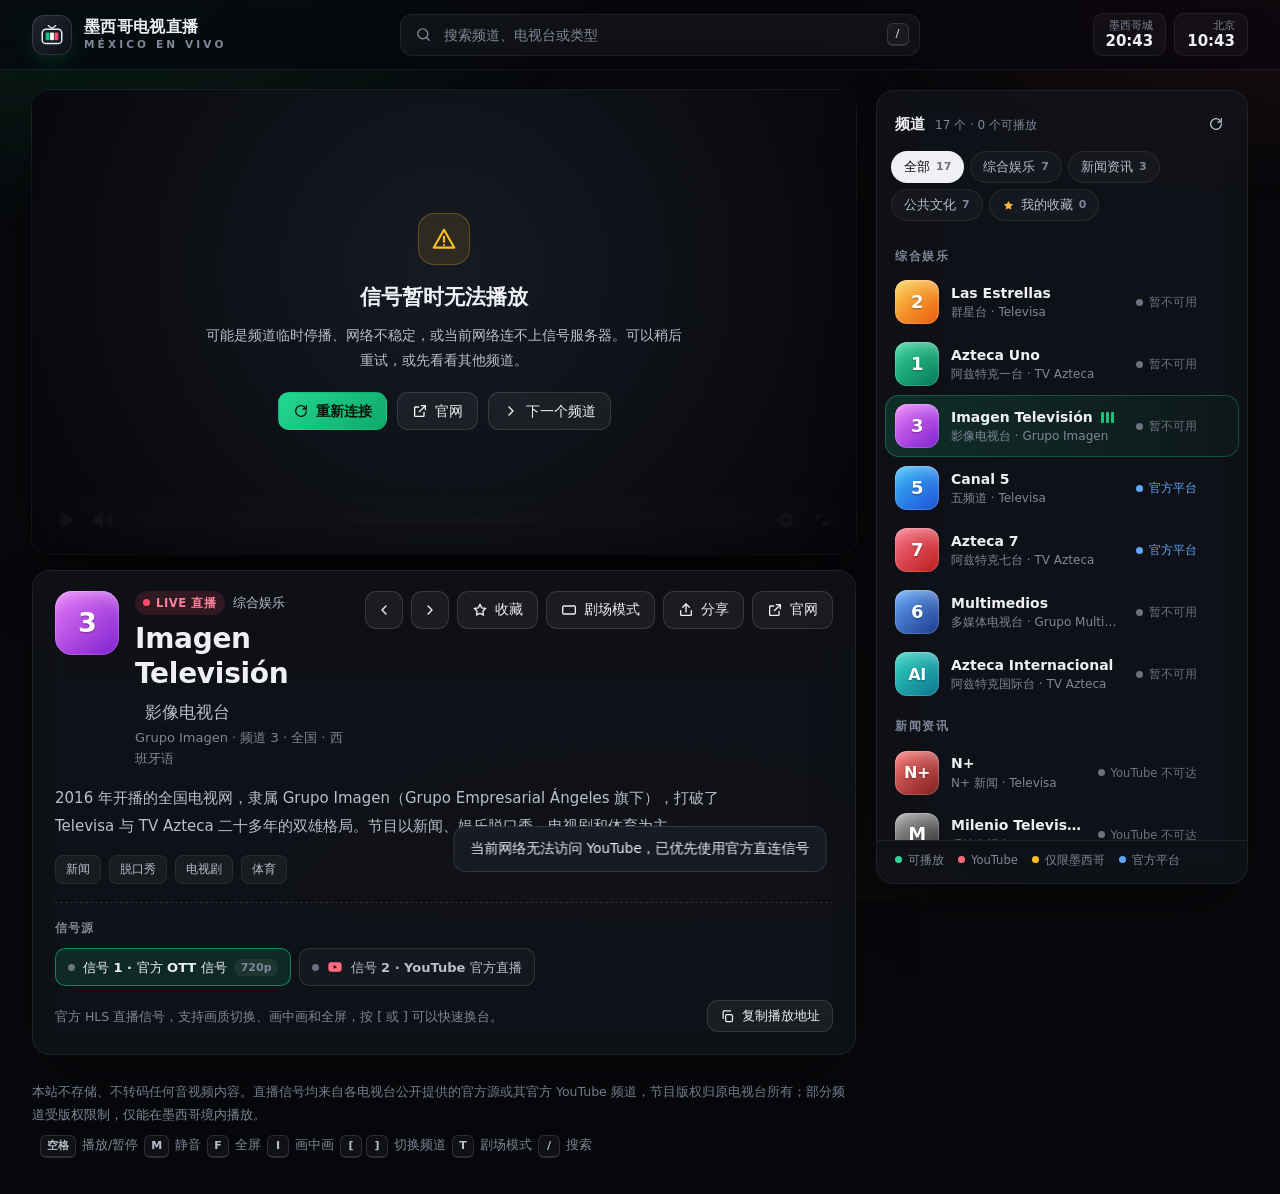
<file: index.html>
<!doctype html>
<html lang="zh-CN">
  <head>
    <meta charset="utf-8" />
    <meta name="viewport" content="width=device-width, initial-scale=1, viewport-fit=cover" />
    <title>墨西哥电视直播 · México en Vivo</title>
    <meta
      name="description"
      content="在线观看墨西哥主流电视频道直播：Las Estrellas、Azteca Uno、Imagen Televisión、Milenio、Canal Once、Canal 22 等，每个频道附中文介绍。"
    />
    <meta name="theme-color" content="#07080b" />
    <link rel="icon" href="assets/img/favicon.svg" type="image/svg+xml" />
    <link rel="stylesheet" href="vendor/videojs/global.css" />
    <link rel="stylesheet" href="assets/css/app.css" />
    <script type="module" src="vendor/videojs/i18n.js"></script>
    <script type="module" src="vendor/videojs/locales/zh-CN.js"></script>
    <script type="module" src="vendor/videojs/video.js"></script>
    <script type="module" src="vendor/videojs/media/hlsjs-video.js"></script>
    <script type="module" src="assets/js/app.js"></script>
  </head>
  <body>
    <div class="aurora" aria-hidden="true"></div>

    <header class="topbar">
      <a class="brand" href="./" aria-label="墨西哥电视直播">
        <span class="brand-mark" aria-hidden="true">
          <svg viewBox="0 0 32 32" fill="none">
            <path d="M11.5 4.5 16 8l4.5-3.5" stroke="#cfd5e1" stroke-width="1.8" stroke-linecap="round" stroke-linejoin="round" />
            <rect x="4" y="9" width="24" height="17.5" rx="4.5" stroke="#e9edf4" stroke-width="1.8" />
            <rect x="8.2" y="13" width="4.8" height="9.5" rx="1.2" fill="#19c37d" />
            <rect x="13.6" y="13" width="4.8" height="9.5" rx="1.2" fill="#f4f6fa" />
            <rect x="19" y="13" width="4.8" height="9.5" rx="1.2" fill="#ff4d6d" />
          </svg>
        </span>
        <span class="brand-text">
          <strong>墨西哥电视直播</strong>
          <small>MÉXICO EN VIVO</small>
        </span>
      </a>

      <label class="search">
        <svg viewBox="0 0 24 24" fill="none" stroke="currentColor" stroke-width="2" stroke-linecap="round" aria-hidden="true">
          <circle cx="11" cy="11" r="7" />
          <path d="m20 20-3.5-3.5" />
        </svg>
        <input id="search" type="search" placeholder="搜索频道、电视台或类型" autocomplete="off" spellcheck="false" aria-label="搜索频道" />
        <kbd title="按 / 快速搜索">/</kbd>
      </label>

      <div class="clocks" aria-label="当前时间">
        <div class="clock"><span>墨西哥城</span><time id="clock-mx">--:--</time></div>
        <div class="clock"><span>北京</span><time id="clock-cn">--:--</time></div>
      </div>
    </header>

    <main class="layout" id="layout">
      <section class="stage" aria-label="播放区">
        <div class="player-shell" id="player-shell" data-mode="hls">
          <media-i18n lang="zh-CN">
            <video-player id="player">
              <video-skin id="player-skin">
                <hlsjs-video id="media" playsinline crossorigin preload="auto"></hlsjs-video>
              </video-skin>
            </video-player>
          </media-i18n>
          <div class="yt-host" id="yt-host"></div>
          <div class="overlay" id="overlay" hidden></div>
          <button class="unmute-chip" id="unmute" type="button" hidden>
            <svg viewBox="0 0 24 24" fill="none" stroke="currentColor" stroke-width="2" stroke-linecap="round" stroke-linejoin="round" aria-hidden="true">
              <path d="M11 5 6 9H3v6h3l5 4z" />
              <path d="m22 9-6 6M16 9l6 6" />
            </svg>
            点击开启声音
          </button>
          <div class="ctx-menu" id="ctx-menu" role="menu" hidden>
            <button type="button" role="menuitem" data-ctx="copy">复制播放地址</button>
            <button type="button" role="menuitem" data-ctx="stats">统计信息</button>
          </div>
          <div class="stats-panel" id="stats" hidden>
            <div class="stats-head">
              <strong>统计信息</strong>
              <button type="button" class="stats-close" data-ctx="stats-close" aria-label="关闭统计信息">×</button>
            </div>
            <dl class="stats-body" id="stats-body"></dl>
            <button type="button" class="btn small" data-ctx="copy">复制播放地址</button>
          </div>
        </div>

        <article class="now panel" id="now" aria-live="polite"></article>
      </section>

      <aside class="sidebar panel" aria-label="频道列表">
        <div class="side-head">
          <h2>频道 <span class="count" id="count"></span></h2>
          <button class="btn icon ghost" id="btn-recheck" type="button" title="重新检测所有信号" aria-label="重新检测所有信号">
            <svg viewBox="0 0 24 24" fill="none" stroke="currentColor" stroke-width="2" stroke-linecap="round" stroke-linejoin="round" aria-hidden="true">
              <path d="M20 12a8 8 0 1 1-2.34-5.66" />
              <path d="M20 4v5h-5" />
            </svg>
          </button>
        </div>
        <div class="chips" id="chips" role="tablist" aria-label="频道分类"></div>
        <ul class="channel-list" id="channel-list" role="listbox" aria-label="频道"></ul>
        <div class="legend" aria-hidden="true">
          <span><i data-status="ok"></i>可播放</span>
          <span><i data-status="yt"></i>YouTube</span>
          <span><i data-status="geo"></i>仅限墨西哥</span>
          <span><i data-status="ext"></i>官方平台</span>
        </div>
      </aside>
    </main>

    <footer class="footer">
      <p>
        本站不存储、不转码任何音视频内容。直播信号均来自各电视台公开提供的官方源或其官方 YouTube 频道，节目版权归原电视台所有；部分频道受版权限制，仅能在墨西哥境内播放。
      </p>
      <p class="shortcuts">
        <kbd>空格</kbd> 播放/暂停 <kbd>M</kbd> 静音 <kbd>F</kbd> 全屏 <kbd>I</kbd> 画中画 <kbd>[</kbd><kbd>]</kbd> 切换频道 <kbd>T</kbd> 剧场模式
        <kbd>/</kbd> 搜索
      </p>
    </footer>

    <div class="toast" id="toast" role="status" aria-live="polite"></div>
  </body>
</html>
</file>
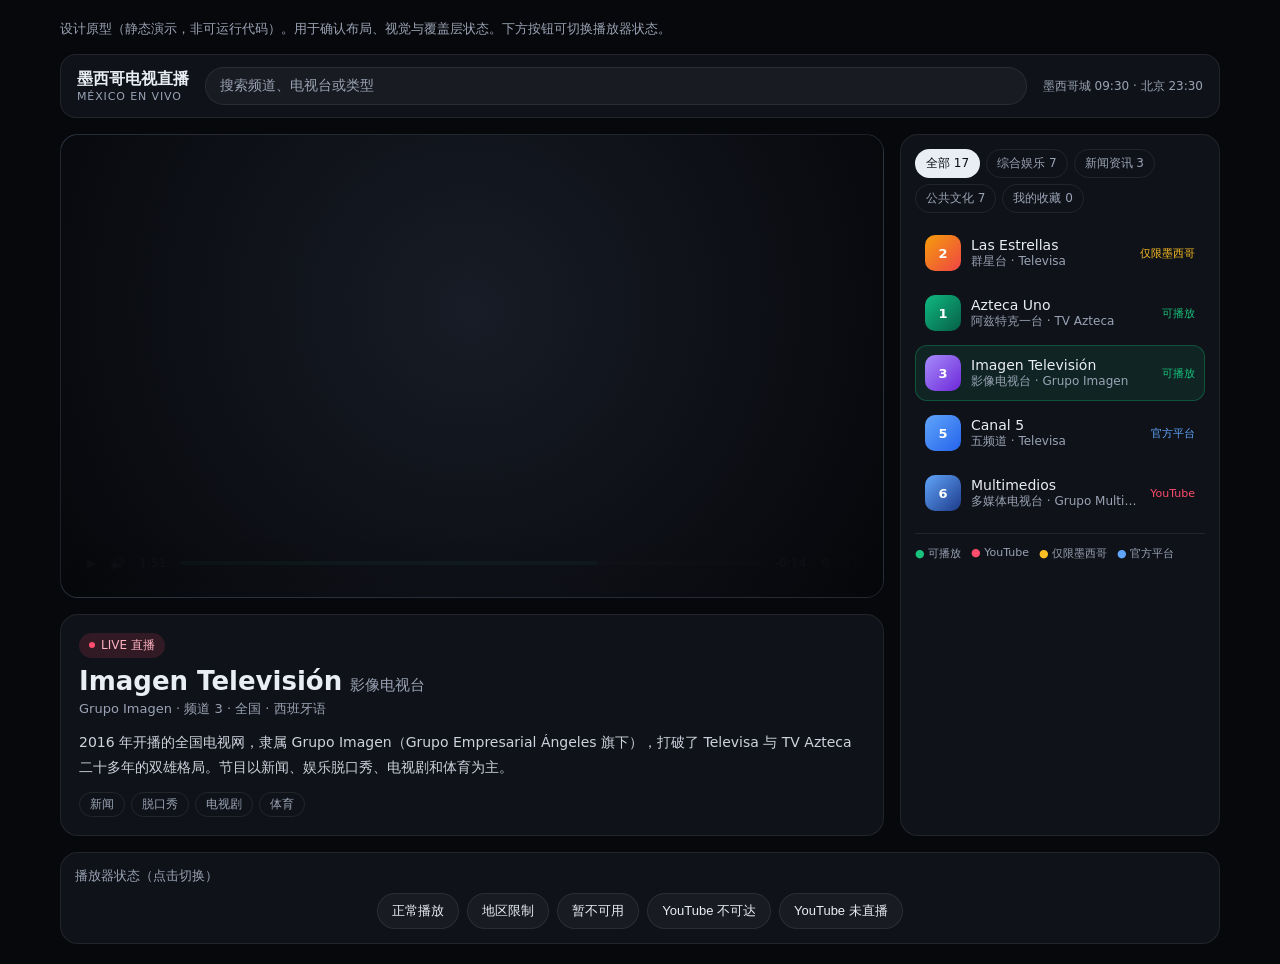
<file: docs/design-demo.html>
<!doctype html>
<html lang="zh-CN">
  <head>
    <meta charset="utf-8" />
    <meta name="viewport" content="width=device-width, initial-scale=1" />
    <title>设计原型 · 墨西哥电视直播</title>
    <style>
      :root {
        --bg: #07080b;
        --panel: #0f1218;
        --line: rgba(255, 255, 255, 0.08);
        --text: #e9edf4;
        --text-2: #9aa3b5;
        --accent: #19c37d;
        --yt: #ff4d6d;
        --geo: #fbbf24;
        --ext: #60a5fa;
      }
      * { box-sizing: border-box; }
      body {
        margin: 0;
        font-family: system-ui, "PingFang SC", "Microsoft YaHei", sans-serif;
        background: var(--bg);
        color: var(--text);
        min-height: 100vh;
      }
      .wrap { max-width: 1200px; margin: 0 auto; padding: 20px; }
      .note {
        color: var(--text-2);
        font-size: 13px;
        margin: 0 0 16px;
      }
      header {
        display: flex;
        align-items: center;
        gap: 16px;
        padding: 12px 16px;
        border-radius: 16px;
        background: var(--panel);
        border: 1px solid var(--line);
        margin-bottom: 16px;
      }
      .brand { font-weight: 700; }
      .brand small { display: block; color: var(--text-2); font-weight: 400; font-size: 11px; letter-spacing: 0.08em; }
      .search {
        flex: 1;
        height: 38px;
        border-radius: 999px;
        background: rgba(255, 255, 255, 0.04);
        border: 1px solid var(--line);
        display: flex;
        align-items: center;
        padding: 0 14px;
        color: var(--text-2);
        font-size: 14px;
      }
      .clock { color: var(--text-2); font-size: 12px; }
      main {
        display: grid;
        grid-template-columns: minmax(0, 1fr) 320px;
        gap: 16px;
      }
      .panel {
        background: var(--panel);
        border: 1px solid var(--line);
        border-radius: 18px;
      }
      .player {
        position: relative;
        aspect-ratio: 16 / 9;
        border-radius: 18px;
        overflow: hidden;
        background: linear-gradient(135deg, #1b2433, #0a0d14);
        border: 1px solid var(--line);
      }
      .controls {
        position: absolute;
        left: 12px;
        right: 12px;
        bottom: 12px;
        height: 44px;
        border-radius: 12px;
        background: rgba(10, 12, 18, 0.7);
        display: flex;
        align-items: center;
        gap: 14px;
        padding: 0 14px;
        font-size: 12px;
        color: var(--text-2);
      }
      .bar { flex: 1; height: 4px; background: rgba(255, 255, 255, 0.15); border-radius: 4px; position: relative; }
      .bar i { position: absolute; left: 0; top: 0; bottom: 0; width: 72%; background: var(--accent); border-radius: 4px; }
      .live {
        display: inline-flex;
        align-items: center;
        gap: 6px;
        background: rgba(255, 77, 109, 0.14);
        color: #ffb3c1;
        border-radius: 999px;
        padding: 4px 10px;
        font-size: 12px;
      }
      .live::before { content: ""; width: 6px; height: 6px; border-radius: 50%; background: var(--yt); }
      .overlay {
        position: absolute;
        inset: 0;
        display: grid;
        place-items: center;
        text-align: center;
        padding: 24px;
        background: radial-gradient(circle at 50% 38%, rgba(24, 28, 38, 0.92), rgba(5, 6, 9, 0.97));
      }
      .overlay h3 { margin: 0 0 8px; font-size: 18px; }
      .overlay p { margin: 0 0 16px; color: var(--text-2); font-size: 14px; line-height: 1.7; max-width: 420px; }
      .btns { display: flex; gap: 8px; justify-content: center; flex-wrap: wrap; }
      .btn {
        height: 36px;
        padding: 0 14px;
        border-radius: 999px;
        border: 1px solid var(--line);
        background: rgba(255, 255, 255, 0.04);
        color: var(--text);
        font-size: 13px;
      }
      .btn.primary { background: var(--accent); color: #04130c; border-color: transparent; font-weight: 600; }
      .info { padding: 18px; margin-top: 16px; }
      .info h1 { margin: 8px 0 4px; font-size: 26px; }
      .info .zh { color: var(--text-2); font-size: 15px; font-weight: 400; margin-left: 8px; }
      .meta { color: var(--text-2); font-size: 13px; margin: 0 0 12px; }
      .intro { color: #cdd3de; line-height: 1.8; font-size: 14px; margin: 0 0 12px; }
      .tags { display: flex; gap: 6px; flex-wrap: wrap; }
      .tag { font-size: 12px; color: var(--text-2); border: 1px solid var(--line); border-radius: 999px; padding: 3px 10px; }
      aside.panel { padding: 14px; }
      .chips { display: flex; flex-wrap: wrap; gap: 6px; margin-bottom: 12px; }
      .chip {
        font-size: 12px;
        padding: 5px 10px;
        border-radius: 999px;
        border: 1px solid var(--line);
        color: var(--text-2);
      }
      .chip.on { background: var(--text); color: #0b0d12; border-color: transparent; }
      .ch {
        display: flex;
        align-items: center;
        gap: 10px;
        padding: 10px;
        border-radius: 12px;
        margin-bottom: 4px;
      }
      .ch.on { background: rgba(25, 195, 125, 0.1); box-shadow: inset 0 0 0 1px rgba(25, 195, 125, 0.3); }
      .tile {
        width: 36px;
        height: 36px;
        border-radius: 10px;
        display: grid;
        place-items: center;
        color: #fff;
        font-weight: 700;
        font-size: 13px;
        flex: none;
      }
      .ch-main { flex: 1; min-width: 0; }
      .ch-name { font-size: 14px; }
      .ch-sub { font-size: 12px; color: var(--text-2); white-space: nowrap; overflow: hidden; text-overflow: ellipsis; }
      .status { font-size: 11px; white-space: nowrap; }
      .s-ok { color: var(--accent); }
      .s-yt { color: var(--yt); }
      .s-geo { color: var(--geo); }
      .s-ext { color: var(--ext); }
      .legend {
        display: flex;
        flex-wrap: wrap;
        gap: 10px;
        font-size: 11px;
        color: var(--text-2);
        margin-top: 12px;
        padding-top: 12px;
        border-top: 1px solid var(--line);
      }
      .switcher { margin-top: 16px; padding: 14px; }
      .switcher h4 { margin: 0 0 8px; font-size: 13px; color: var(--text-2); font-weight: 500; }
      @media (max-width: 860px) {
        main { grid-template-columns: 1fr; }
      }
    </style>
  </head>
  <body>
    <div class="wrap">
      <p class="note">设计原型（静态演示，非可运行代码）。用于确认布局、视觉与覆盖层状态。下方按钮可切换播放器状态。</p>

      <header>
        <div class="brand">墨西哥电视直播<small>MÉXICO EN VIVO</small></div>
        <div class="search">搜索频道、电视台或类型</div>
        <div class="clock">墨西哥城 09:30 · 北京 23:30</div>
      </header>

      <main>
        <section>
          <div class="player" id="player">
            <div class="controls">
              <span>▶</span><span>🔊</span><span>1:51</span>
              <div class="bar"><i></i></div>
              <span>-0:14</span><span>⚙</span><span>⛶</span>
            </div>
            <div class="overlay" id="overlay" hidden></div>
          </div>

          <article class="info panel">
            <span class="live">LIVE 直播</span>
            <h1>Imagen Televisión<span class="zh">影像电视台</span></h1>
            <p class="meta">Grupo Imagen · 频道 3 · 全国 · 西班牙语</p>
            <p class="intro">2016 年开播的全国电视网，隶属 Grupo Imagen（Grupo Empresarial Ángeles 旗下），打破了 Televisa 与 TV Azteca 二十多年的双雄格局。节目以新闻、娱乐脱口秀、电视剧和体育为主。</p>
            <div class="tags"><span class="tag">新闻</span><span class="tag">脱口秀</span><span class="tag">电视剧</span><span class="tag">体育</span></div>
          </article>
        </section>

        <aside class="panel">
          <div class="chips">
            <span class="chip on">全部 17</span><span class="chip">综合娱乐 7</span><span class="chip">新闻资讯 3</span><span class="chip">公共文化 7</span><span class="chip">我的收藏 0</span>
          </div>

          <div class="ch">
            <span class="tile" style="background:linear-gradient(135deg,#f59e0b,#ef4444)">2</span>
            <div class="ch-main"><div class="ch-name">Las Estrellas</div><div class="ch-sub">群星台 · Televisa</div></div>
            <span class="status s-geo">仅限墨西哥</span>
          </div>
          <div class="ch">
            <span class="tile" style="background:linear-gradient(135deg,#10b981,#065f46)">1</span>
            <div class="ch-main"><div class="ch-name">Azteca Uno</div><div class="ch-sub">阿兹特克一台 · TV Azteca</div></div>
            <span class="status s-ok">可播放</span>
          </div>
          <div class="ch on">
            <span class="tile" style="background:linear-gradient(135deg,#a78bfa,#6d28d9)">3</span>
            <div class="ch-main"><div class="ch-name">Imagen Televisión</div><div class="ch-sub">影像电视台 · Grupo Imagen</div></div>
            <span class="status s-ok">可播放</span>
          </div>
          <div class="ch">
            <span class="tile" style="background:linear-gradient(135deg,#60a5fa,#2563eb)">5</span>
            <div class="ch-main"><div class="ch-name">Canal 5</div><div class="ch-sub">五频道 · Televisa</div></div>
            <span class="status s-ext">官方平台</span>
          </div>
          <div class="ch">
            <span class="tile" style="background:linear-gradient(135deg,#60a5fa,#1e3a8a)">6</span>
            <div class="ch-main"><div class="ch-name">Multimedios</div><div class="ch-sub">多媒体电视台 · Grupo Multimedios</div></div>
            <span class="status s-yt">YouTube</span>
          </div>

          <div class="legend">
            <span><span class="s-ok">●</span> 可播放</span>
            <span><span class="s-yt">●</span> YouTube</span>
            <span><span class="s-geo">●</span> 仅限墨西哥</span>
            <span><span class="s-ext">●</span> 官方平台</span>
          </div>
        </aside>
      </main>

      <section class="panel switcher">
        <h4>播放器状态（点击切换）</h4>
        <div class="btns">
          <button class="btn" data-state="none">正常播放</button>
          <button class="btn" data-state="geo">地区限制</button>
          <button class="btn" data-state="down">暂不可用</button>
          <button class="btn" data-state="yt">YouTube 不可达</button>
          <button class="btn" data-state="offline">YouTube 未直播</button>
        </div>
      </section>
    </div>

    <script>
      const STATES = {
        geo: {
          title: '这路信号仅限墨西哥境内播放',
          text: 'Imagen Televisión 对网页直播设置了地区限制，当前网络位置无法观看。可以前往官网，或先看看其他频道。',
          actions: ['<button class="btn primary">重新连接</button>', '<button class="btn">官网</button>', '<button class="btn">下一个频道</button>'],
        },
        down: {
          title: '信号暂时无法播放',
          text: '可能是频道临时停播、网络不稳定，或当前网络连不上信号服务器。可以稍后重试，或先看看其他频道。',
          actions: ['<button class="btn primary">重新连接</button>', '<button class="btn">下一个频道</button>'],
        },
        yt: {
          title: '当前网络无法访问 YouTube',
          text: 'Imagen Televisión 通过电视台官方 YouTube 频道直播，需要当前网络能够访问 YouTube。可以先看看其他频道。',
          actions: ['<button class="btn primary">仍然尝试</button>', '<button class="btn">下一个频道</button>'],
        },
        offline: {
          title: 'Imagen Televisión 的 YouTube 频道此刻没有直播',
          text: '频道可能处在节目间隙、休会期或临时停播。可以稍后再来，或先看看其他频道。',
          actions: ['<button class="btn primary">仍然打开</button>', '<button class="btn">官网</button>', '<button class="btn">下一个频道</button>'],
        },
      };

      const overlay = document.getElementById('overlay');
      document.querySelectorAll('[data-state]').forEach((btn) => {
        btn.addEventListener('click', () => {
          const key = btn.dataset.state;
          const s = STATES[key];
          if (!s) {
            overlay.hidden = true;
            overlay.innerHTML = '';
            return;
          }
          overlay.innerHTML = `<div><h3>${s.title}</h3><p>${s.text}</p><div class="btns">${s.actions.join('')}</div></div>`;
          overlay.hidden = false;
        });
      });
    </script>
  </body>
</html>
</file>
<file: vendor/videojs/global.css>
@property --media-slider-fill{syntax:"<percentage>";inherits:true;initial-value:0%}@property --media-slider-buffer{syntax:"<percentage>";inherits:true;initial-value:0%}video-player,live-video-player,media-i18n,media-dialog,media-alert-dialog,media-error-dialog,media-controls{display:contents}media-container video,media-container [slot=poster]{width:100%;height:100%;display:block}media-container video::-webkit-media-text-track-container{z-index:1;scale:.98;translate:0 var(--media-caption-track-y,0);transition:translate var(--media-caption-track-duration,0) ease-out;transition-delay:var(--media-caption-track-delay,0);font-family:inherit}
</file>
<file: assets/css/app.css>
:root {
  --bg: #07080b;
  --panel: rgba(18, 21, 29, 0.72);
  --line: rgba(255, 255, 255, 0.07);
  --line-strong: rgba(255, 255, 255, 0.12);
  --text: #eef0f5;
  --text-2: #b9bfcc;
  --muted: #7f8798;
  --accent: #19c37d;
  --accent-soft: rgba(25, 195, 125, 0.14);
  --live: #ff4d6d;
  --gold: #f5b83d;
  --ok: #34d399;
  --yt: #ff6b81;
  --geo: #fbbf24;
  --ext: #60a5fa;
  --off: #6b7280;
  --radius: 18px;
  --shadow: 0 24px 60px -24px rgba(0, 0, 0, 0.7);
  --font: "Inter", "PingFang SC", "Hiragino Sans GB", "Microsoft YaHei", "Noto Sans SC", system-ui, -apple-system,
    "Segoe UI", Roboto, "Helvetica Neue", Arial, sans-serif;
  --topbar-h: 70px;
}

* {
  box-sizing: border-box;
}

html {
  color-scheme: dark;
  -webkit-text-size-adjust: 100%;
}

body {
  margin: 0;
  min-height: 100vh;
  background: var(--bg);
  color: var(--text);
  font: 14px/1.6 var(--font);
  -webkit-font-smoothing: antialiased;
  -moz-osx-font-smoothing: grayscale;
}

a {
  color: inherit;
}

button {
  font: inherit;
}

svg {
  display: block;
}

[hidden] {
  display: none !important;
}

.aurora {
  position: fixed;
  inset: 0;
  z-index: -1;
  pointer-events: none;
  background:
    radial-gradient(900px 520px at 6% -10%, rgba(25, 195, 125, 0.16), transparent 62%),
    radial-gradient(820px 520px at 100% -12%, rgba(255, 77, 109, 0.13), transparent 60%),
    radial-gradient(760px 520px at 50% 115%, rgba(245, 184, 61, 0.07), transparent 60%);
}

/* ---------- Top bar ---------- */

.topbar {
  position: sticky;
  top: 0;
  z-index: 50;
  display: flex;
  align-items: center;
  gap: 20px;
  min-height: var(--topbar-h);
  padding: 12px clamp(16px, 3vw, 32px);
  background: rgba(7, 8, 11, 0.74);
  backdrop-filter: saturate(160%) blur(18px);
  -webkit-backdrop-filter: saturate(160%) blur(18px);
  border-bottom: 1px solid var(--line);
}

.brand {
  display: flex;
  align-items: center;
  gap: 12px;
  flex-shrink: 0;
  text-decoration: none;
}

.brand-mark {
  width: 40px;
  height: 40px;
  border-radius: 12px;
  display: grid;
  place-items: center;
  background: linear-gradient(140deg, #1f2430, #0e1117);
  box-shadow: inset 0 0 0 1px var(--line-strong), 0 10px 26px -10px rgba(25, 195, 125, 0.45);
}

.brand-mark svg {
  width: 26px;
  height: 26px;
}

.brand-text strong {
  display: block;
  font-size: 16px;
  line-height: 1.25;
  letter-spacing: 0.02em;
}

.brand-text small {
  display: block;
  font-size: 10.5px;
  line-height: 1.4;
  font-weight: 600;
  letter-spacing: 0.3em;
  color: var(--muted);
}

.search {
  flex: 1;
  max-width: 520px;
  margin: 0 auto;
  display: flex;
  align-items: center;
  gap: 10px;
  height: 42px;
  padding: 0 10px 0 14px;
  border-radius: 12px;
  color: var(--muted);
  background: rgba(255, 255, 255, 0.045);
  border: 1px solid var(--line);
  transition: border-color 0.2s, background 0.2s, box-shadow 0.2s;
  cursor: text;
}

.search svg {
  width: 17px;
  height: 17px;
  flex-shrink: 0;
}

.search:focus-within {
  border-color: rgba(25, 195, 125, 0.55);
  background: rgba(255, 255, 255, 0.07);
  box-shadow: 0 0 0 4px rgba(25, 195, 125, 0.12);
}

.search input {
  flex: 1;
  min-width: 0;
  height: 100%;
  border: 0;
  outline: 0;
  background: none;
  color: var(--text);
  font: inherit;
  font-size: 14px;
}

.search input::placeholder {
  color: var(--muted);
}

.search input::-webkit-search-cancel-button {
  filter: invert(1) opacity(0.45);
  cursor: pointer;
}

kbd {
  display: inline-block;
  min-width: 22px;
  padding: 3px 6px;
  border-radius: 6px;
  border: 1px solid var(--line-strong);
  border-bottom-width: 2px;
  background: rgba(255, 255, 255, 0.04);
  color: var(--text-2);
  font: 600 11px/1.2 var(--font);
  text-align: center;
}

.clocks {
  display: flex;
  gap: 8px;
  flex-shrink: 0;
}

.clock {
  display: flex;
  flex-direction: column;
  align-items: flex-end;
  padding: 4px 12px;
  border-radius: 10px;
  background: rgba(255, 255, 255, 0.035);
  border: 1px solid var(--line);
}

.clock span {
  font-size: 10.5px;
  line-height: 1.4;
  color: var(--muted);
}

.clock time {
  font-size: 15px;
  font-weight: 650;
  line-height: 1.25;
  font-variant-numeric: tabular-nums;
}

/* ---------- Layout ---------- */

.layout {
  display: grid;
  grid-template-columns: minmax(0, 1fr) 372px;
  align-items: start;
  gap: 20px;
  max-width: 1680px;
  margin: 0 auto;
  padding: 20px clamp(16px, 3vw, 32px) 8px;
}

.panel {
  background: var(--panel);
  border: 1px solid var(--line);
  border-radius: var(--radius);
  box-shadow: var(--shadow);
  backdrop-filter: blur(14px);
  -webkit-backdrop-filter: blur(14px);
}

.stage {
  min-width: 0;
  display: flex;
  flex-direction: column;
  gap: 16px;
}

/* ---------- Player ---------- */

.player-shell {
  position: relative;
  aspect-ratio: 16 / 9;
  width: 100%;
  border-radius: var(--radius);
  overflow: hidden;
  background: #000;
  box-shadow: 0 34px 80px -34px rgba(0, 0, 0, 0.9), 0 0 0 1px var(--line);
  isolation: isolate;
}

.player-shell media-i18n {
  display: contents;
}

.player-shell video-player {
  position: absolute;
  inset: 0;
  z-index: 1;
  display: block;
  width: 100%;
  height: 100%;
}

.player-shell video-skin {
  display: block;
  width: 100%;
  height: 100%;
  --media-accent-color: var(--accent);
  --media-accent-text-color: #0b0d12;
  --media-border-color: transparent;
  --media-border-radius: 0;
  --media-font-family: var(--font);
}

.player-shell[data-mode="youtube"] video-player,
.player-shell[data-mode="external"] video-player {
  visibility: hidden;
}

.yt-host {
  position: absolute;
  inset: 0;
  z-index: 2;
  display: none;
  background: #000;
}

.player-shell[data-mode="youtube"] .yt-host {
  display: block;
}

.yt-host iframe {
  width: 100%;
  height: 100%;
  border: 0;
  display: block;
}

.overlay {
  position: absolute;
  inset: 0;
  z-index: 5;
  display: grid;
  place-items: center;
  padding: 24px;
  text-align: center;
  background: radial-gradient(circle at 50% 38%, rgba(24, 28, 38, 0.92), rgba(5, 6, 9, 0.97));
  animation: fade-in 0.25s ease;
}

.overlay-card {
  max-width: 480px;
  display: flex;
  flex-direction: column;
  align-items: center;
  gap: 12px;
}

.overlay-card h3 {
  margin: 6px 0 0;
  font-size: clamp(17px, 2vw, 21px);
  line-height: 1.35;
}

.overlay-card p {
  margin: 0;
  color: var(--text-2);
  font-size: 14px;
  line-height: 1.75;
}

.overlay-card .actions {
  display: flex;
  flex-wrap: wrap;
  justify-content: center;
  gap: 10px;
  margin-top: 8px;
}

.overlay-icon {
  width: 52px;
  height: 52px;
  display: grid;
  place-items: center;
  border-radius: 16px;
  color: var(--geo);
  background: rgba(251, 191, 36, 0.1);
  box-shadow: inset 0 0 0 1px rgba(251, 191, 36, 0.25);
}

.overlay-icon svg {
  width: 26px;
  height: 26px;
}

.spinner {
  width: 36px;
  height: 36px;
  border-radius: 50%;
  border: 3px solid rgba(255, 255, 255, 0.14);
  border-top-color: var(--accent);
  animation: spin 0.8s linear infinite;
}

.unmute-chip {
  position: absolute;
  left: 16px;
  top: 16px;
  z-index: 6;
  display: inline-flex;
  align-items: center;
  gap: 8px;
  height: 36px;
  padding: 0 14px;
  border: 0;
  border-radius: 999px;
  background: rgba(255, 255, 255, 0.94);
  color: #0b0d12;
  font-size: 13px;
  font-weight: 650;
  cursor: pointer;
  box-shadow: 0 10px 28px rgba(0, 0, 0, 0.4);
  animation: pop-in 0.3s ease;
}

.unmute-chip svg {
  width: 17px;
  height: 17px;
}

/* ---------- Buttons ---------- */

.btn {
  display: inline-flex;
  align-items: center;
  justify-content: center;
  gap: 7px;
  height: 38px;
  padding: 0 14px;
  border-radius: 11px;
  border: 1px solid var(--line-strong);
  background: rgba(255, 255, 255, 0.05);
  color: var(--text);
  font-size: 13.5px;
  font-weight: 550;
  line-height: 1;
  text-decoration: none;
  white-space: nowrap;
  cursor: pointer;
  transition: background 0.18s, border-color 0.18s, color 0.18s, transform 0.08s;
}

.btn:hover {
  background: rgba(255, 255, 255, 0.09);
  border-color: rgba(255, 255, 255, 0.2);
}

.btn:active {
  transform: translateY(1px);
}

.btn:focus-visible,
.chip:focus-visible,
.seg-btn:focus-visible,
.fav:focus-visible {
  outline: 2px solid var(--accent);
  outline-offset: 2px;
}

.btn svg {
  width: 16px;
  height: 16px;
  flex-shrink: 0;
}

.btn.icon {
  width: 38px;
  padding: 0;
}

.btn.ghost {
  background: transparent;
  border-color: transparent;
  color: var(--text-2);
}

.btn.ghost:hover {
  background: rgba(255, 255, 255, 0.07);
  color: var(--text);
}

.btn.primary {
  border-color: transparent;
  background: linear-gradient(135deg, #22d892, #0fa968);
  color: #03140b;
  font-weight: 650;
}

.btn.primary:hover {
  filter: brightness(1.07);
}

.btn[data-action="fav"][aria-pressed="true"] {
  color: var(--gold);
  border-color: rgba(245, 184, 61, 0.4);
  background: rgba(245, 184, 61, 0.1);
}

.btn[data-action="theater"][aria-pressed="true"] {
  color: var(--accent);
  border-color: rgba(25, 195, 125, 0.45);
  background: var(--accent-soft);
}

#btn-recheck.spinning svg {
  animation: spin 0.9s linear infinite;
}

/* ---------- Channel tiles ---------- */

.tile {
  --from: #475569;
  --to: #0f172a;
  position: relative;
  width: 44px;
  height: 44px;
  flex-shrink: 0;
  display: grid;
  place-items: center;
  overflow: hidden;
  border-radius: 12px;
  background: linear-gradient(140deg, var(--from), var(--to));
  color: #fff;
  font-size: 18px;
  font-weight: 800;
  letter-spacing: -0.02em;
  text-shadow: 0 1px 2px rgba(0, 0, 0, 0.35);
  box-shadow: inset 0 0 0 1px rgba(255, 255, 255, 0.16), inset 0 12px 18px -12px rgba(255, 255, 255, 0.55);
  user-select: none;
}

.tile[data-len="2"] {
  font-size: 16px;
}

.tile[data-len="3"] {
  font-size: 13.5px;
}

.tile[data-len="4"] {
  font-size: 11.5px;
  letter-spacing: 0;
}

.tile-lg {
  width: 64px;
  height: 64px;
  border-radius: 17px;
  font-size: 27px;
}

.tile-lg[data-len="2"] {
  font-size: 23px;
}

.tile-lg[data-len="3"] {
  font-size: 19px;
}

.tile-lg[data-len="4"] {
  font-size: 16px;
}

.tile-xl {
  width: 84px;
  height: 84px;
  border-radius: 22px;
  font-size: 34px;
}

.tile-xl[data-len="2"] {
  font-size: 30px;
}

.tile-xl[data-len="3"] {
  font-size: 25px;
}

.tile-xl[data-len="4"] {
  font-size: 21px;
}

/* ---------- Now playing ---------- */

.now {
  padding: 20px 22px 22px;
  min-height: 220px;
}

.now:empty {
  background:
    linear-gradient(90deg, transparent, rgba(255, 255, 255, 0.04), transparent) 0 0 / 200% 100%,
    var(--panel);
  animation: shimmer 1.4s infinite linear;
}

.now-head {
  display: flex;
  align-items: flex-start;
  gap: 16px;
}

.now-title {
  flex: 1;
  min-width: 0;
}

.now-kicker {
  display: flex;
  flex-wrap: wrap;
  align-items: center;
  gap: 8px;
  font-size: 12.5px;
  color: var(--text-2);
}

.live-pill,
.ext-pill {
  display: inline-flex;
  align-items: center;
  gap: 6px;
  padding: 3px 9px 3px 8px;
  border-radius: 999px;
  font-size: 11.5px;
  font-weight: 700;
  letter-spacing: 0.05em;
}

.live-pill {
  background: rgba(255, 77, 109, 0.14);
  color: #ff8199;
}

.live-pill i {
  width: 7px;
  height: 7px;
  border-radius: 50%;
  background: var(--live);
  animation: pulse 1.6s infinite;
}

.ext-pill {
  background: rgba(96, 165, 250, 0.14);
  color: #93c5fd;
}

.now h1 {
  margin: 6px 0 2px;
  font-size: clamp(22px, 2.3vw, 28px);
  line-height: 1.25;
  letter-spacing: -0.01em;
}

.now h1 .zh {
  margin-left: 10px;
  font-size: 0.6em;
  font-weight: 500;
  letter-spacing: 0;
  color: var(--text-2);
  white-space: nowrap;
}

.now-sub {
  margin: 0;
  font-size: 13px;
  color: var(--muted);
}

.now-actions {
  display: flex;
  flex-wrap: wrap;
  justify-content: flex-end;
  gap: 8px;
  max-width: 470px;
}

.now-intro {
  max-width: 76ch;
  margin: 16px 0 0;
  font-size: 15px;
  line-height: 1.85;
  color: var(--text-2);
}

.now-tags {
  display: flex;
  flex-wrap: wrap;
  gap: 8px;
  margin-top: 14px;
}

.tag {
  padding: 4px 10px;
  border-radius: 8px;
  font-size: 12px;
  color: var(--text-2);
  background: rgba(255, 255, 255, 0.045);
  border: 1px solid var(--line);
}

.now-sources {
  display: grid;
  gap: 10px;
  margin-top: 18px;
  padding-top: 16px;
  border-top: 1px dashed var(--line-strong);
}

.now-sources .label {
  font-size: 12px;
  font-weight: 600;
  letter-spacing: 0.08em;
  color: var(--muted);
}

.seg {
  display: flex;
  flex-wrap: wrap;
  gap: 8px;
}

.seg-btn {
  display: inline-flex;
  align-items: center;
  gap: 8px;
  min-height: 38px;
  padding: 8px 12px;
  border-radius: 10px;
  border: 1px solid var(--line-strong);
  background: rgba(255, 255, 255, 0.03);
  color: var(--text-2);
  font-size: 13px;
  font-weight: 550;
  line-height: 1.2;
  cursor: pointer;
  transition: background 0.18s, border-color 0.18s, color 0.18s;
}

.seg-btn:hover {
  color: var(--text);
  background: rgba(255, 255, 255, 0.07);
}

.seg-btn[aria-checked="true"] {
  color: var(--text);
  border-color: rgba(25, 195, 125, 0.6);
  background: var(--accent-soft);
}

.seg-btn small {
  padding: 2px 6px;
  border-radius: 6px;
  background: rgba(255, 255, 255, 0.06);
  color: var(--muted);
  font-size: 11px;
  font-weight: 600;
}

.seg-btn .yt-mark {
  width: 16px;
  height: 16px;
  color: var(--yt);
}

.src-foot {
  display: flex;
  flex-wrap: wrap;
  align-items: center;
  justify-content: space-between;
  gap: 10px 16px;
  margin-top: 4px;
}

.src-foot .source-note {
  flex: 1 1 260px;
}

.btn.small {
  height: 32px;
  padding: 0 12px;
  font-size: 12.5px;
  flex-shrink: 0;
}

.btn.small svg {
  width: 15px;
  height: 15px;
}

.btn:disabled {
  opacity: 0.45;
  cursor: not-allowed;
}

/* ---------- 右键菜单与统计信息 ---------- */

.ctx-menu {
  position: absolute;
  z-index: 20;
  display: flex;
  flex-direction: column;
  min-width: 164px;
  padding: 5px;
  border-radius: 10px;
  background: rgba(20, 23, 31, 0.96);
  box-shadow: 0 16px 40px -10px rgba(0, 0, 0, 0.8), 0 0 0 1px var(--line-strong);
  backdrop-filter: blur(12px);
  animation: fade-in 0.12s ease;
}

.ctx-menu[hidden] {
  display: none;
}

.ctx-menu button {
  height: 32px;
  padding: 0 12px;
  border: 0;
  border-radius: 7px;
  background: transparent;
  color: var(--text);
  font: inherit;
  font-size: 13px;
  text-align: left;
  cursor: pointer;
  white-space: nowrap;
}

.ctx-menu button:hover:not(:disabled) {
  background: rgba(255, 255, 255, 0.08);
}

.ctx-menu button:disabled {
  color: var(--muted);
  cursor: not-allowed;
}

.stats-panel {
  position: absolute;
  z-index: 15;
  top: 12px;
  left: 12px;
  width: min(360px, calc(100% - 24px));
  max-height: calc(100% - 24px);
  overflow: auto;
  padding: 12px 14px;
  border-radius: 12px;
  background: rgba(10, 12, 17, 0.84);
  backdrop-filter: blur(12px);
  box-shadow: 0 16px 40px -10px rgba(0, 0, 0, 0.8), 0 0 0 1px var(--line-strong);
  color: var(--text);
  font-size: 12px;
}

.stats-panel[hidden] {
  display: none;
}

.stats-head {
  display: flex;
  align-items: center;
  justify-content: space-between;
  margin-bottom: 8px;
  font-size: 13px;
}

.stats-close {
  width: 26px;
  height: 26px;
  border: 0;
  border-radius: 6px;
  background: transparent;
  color: var(--text-2);
  font-size: 18px;
  line-height: 1;
  cursor: pointer;
}

.stats-close:hover {
  background: rgba(255, 255, 255, 0.08);
}

.stats-body {
  display: grid;
  grid-template-columns: max-content 1fr;
  gap: 5px 12px;
  margin: 0 0 10px;
}

.stats-body dt {
  color: var(--muted);
  white-space: nowrap;
}

.stats-body dd {
  margin: 0;
  min-width: 0;
  color: var(--text);
  font-variant-numeric: tabular-nums;
  overflow-wrap: anywhere;
}

.stats-panel .btn.small {
  width: 100%;
  justify-content: center;
}

.source-note {
  margin: 0;
  font-size: 12.5px;
  line-height: 1.7;
  color: var(--muted);
}

.source-note a {
  color: var(--ext);
}

/* ---------- Status dots ---------- */

.dot,
.status i,
.legend i {
  width: 7px;
  height: 7px;
  flex-shrink: 0;
  border-radius: 50%;
  background: var(--off);
}

[data-status="ok"] {
  --c: var(--ok);
}

[data-status="yt"] {
  --c: var(--yt);
}

[data-status="geo"] {
  --c: var(--geo);
}

[data-status="ext"] {
  --c: var(--ext);
}

[data-status="down"],
[data-status="blocked"],
[data-status="checking"] {
  --c: var(--off);
}

.dot[data-status],
.legend i[data-status] {
  background: var(--c);
}

.dot[data-status="ok"] {
  box-shadow: 0 0 0 3px rgba(52, 211, 153, 0.18);
}

.dot[data-status="checking"],
.status[data-status="checking"] i {
  animation: blink 1s infinite;
}

/* ---------- Sidebar ---------- */

.sidebar {
  position: sticky;
  top: calc(var(--topbar-h) + 16px);
  display: flex;
  flex-direction: column;
  max-height: calc(100vh - var(--topbar-h) - 36px);
  overflow: hidden;
}

.side-head {
  display: flex;
  align-items: center;
  justify-content: space-between;
  padding: 14px 12px 8px 18px;
}

.side-head h2 {
  display: flex;
  align-items: baseline;
  gap: 10px;
  margin: 0;
  font-size: 15px;
}

.count {
  font-size: 12px;
  font-weight: 500;
  color: var(--muted);
}

.chips {
  display: flex;
  flex-wrap: wrap;
  gap: 6px;
  padding: 0 14px 12px;
}

.chip {
  flex-shrink: 0;
  display: inline-flex;
  align-items: center;
  gap: 6px;
  height: 32px;
  padding: 0 12px;
  border-radius: 999px;
  border: 1px solid var(--line);
  background: rgba(255, 255, 255, 0.03);
  color: var(--text-2);
  font-size: 13px;
  font-weight: 550;
  cursor: pointer;
  transition: background 0.18s, color 0.18s, border-color 0.18s;
}

.chip svg {
  width: 13px;
  height: 13px;
  color: var(--gold);
}

.chip b {
  font-size: 11px;
  font-weight: 650;
  color: var(--muted);
}

.chip:hover {
  color: var(--text);
  background: rgba(255, 255, 255, 0.07);
}

.chip[aria-selected="true"] {
  border-color: transparent;
  background: var(--text);
  color: #0a0b0f;
}

.chip[aria-selected="true"] b {
  color: rgba(10, 11, 15, 0.55);
}

.channel-list {
  position: relative;
  flex: 1;
  margin: 0;
  padding: 2px 8px 10px;
  list-style: none;
  overflow-y: auto;
  overscroll-behavior: contain;
  scrollbar-width: thin;
  scrollbar-color: rgba(255, 255, 255, 0.14) transparent;
}

.group-title {
  padding: 12px 10px 6px;
  font-size: 11.5px;
  font-weight: 650;
  letter-spacing: 0.14em;
  color: var(--muted);
}

.ch {
  position: relative;
  display: grid;
  grid-template-columns: 44px minmax(0, 1fr) auto;
  align-items: center;
  gap: 12px;
  padding: 9px 8px 9px 10px;
  border-radius: 14px;
  outline: none;
  cursor: pointer;
  transition: background 0.16s;
}

.ch:hover {
  background: rgba(255, 255, 255, 0.045);
}

.ch:focus-visible {
  box-shadow: inset 0 0 0 2px rgba(25, 195, 125, 0.7);
}

.ch[aria-selected="true"] {
  background: linear-gradient(90deg, rgba(25, 195, 125, 0.17), rgba(25, 195, 125, 0.03));
  box-shadow: inset 0 0 0 1px rgba(25, 195, 125, 0.32);
}

.ch-main {
  min-width: 0;
}

.ch-name,
.ch-sub {
  display: block;
  overflow: hidden;
  white-space: nowrap;
  text-overflow: ellipsis;
}

.ch-name {
  font-size: 14px;
  font-weight: 650;
  line-height: 1.4;
}

.ch-sub {
  font-size: 12px;
  line-height: 1.5;
  color: var(--muted);
}

.ch-side {
  display: flex;
  align-items: center;
  gap: 4px;
}

.status {
  display: inline-flex;
  align-items: center;
  gap: 6px;
  font-size: 11.5px;
  color: var(--c, var(--off));
  white-space: nowrap;
}

.status i {
  background: currentColor;
}

.status em {
  font-style: normal;
}

.fav {
  width: 30px;
  height: 30px;
  display: grid;
  place-items: center;
  padding: 0;
  border: 0;
  border-radius: 8px;
  background: transparent;
  color: var(--muted);
  cursor: pointer;
  opacity: 0;
  transition: opacity 0.15s, color 0.15s, background 0.15s;
}

.fav svg {
  width: 16px;
  height: 16px;
}

.ch:hover .fav,
.ch:focus-within .fav,
.fav[aria-pressed="true"] {
  opacity: 1;
}

.fav:hover {
  background: rgba(255, 255, 255, 0.08);
  color: var(--text);
}

.fav[aria-pressed="true"] {
  color: var(--gold);
}

.eq {
  display: none;
  align-items: flex-end;
  gap: 2px;
  height: 11px;
  margin-left: 8px;
  vertical-align: -1px;
}

.ch[aria-selected="true"] .eq {
  display: inline-flex;
}

.eq i {
  width: 3px;
  height: 100%;
  border-radius: 1px;
  background: var(--accent);
  transform-origin: bottom;
  animation: eq 0.9s ease-in-out infinite;
}

.eq i:nth-child(2) {
  animation-delay: -0.45s;
}

.eq i:nth-child(3) {
  animation-delay: -0.2s;
}

.empty {
  padding: 36px 16px;
  text-align: center;
  font-size: 13px;
  line-height: 1.8;
  color: var(--muted);
}

.legend {
  display: flex;
  flex-wrap: wrap;
  gap: 6px 14px;
  padding: 10px 18px 14px;
  border-top: 1px solid var(--line);
  font-size: 11.5px;
  color: var(--muted);
}

.legend span {
  display: inline-flex;
  align-items: center;
  gap: 6px;
}

/* ---------- Footer & toast ---------- */

.footer {
  display: flex;
  flex-wrap: wrap;
  justify-content: space-between;
  gap: 8px 32px;
  max-width: 1680px;
  margin: 0 auto;
  padding: 18px clamp(16px, 3vw, 32px) 36px;
  font-size: 12.5px;
  line-height: 1.8;
  color: var(--muted);
}

.footer p {
  margin: 0;
  max-width: 820px;
}

.shortcuts kbd {
  margin: 0 2px 0 8px;
}

.shortcuts kbd + kbd {
  margin-left: 2px;
}

.toast {
  position: fixed;
  left: 50%;
  bottom: 28px;
  z-index: 100;
  max-width: calc(100vw - 32px);
  padding: 11px 16px;
  border-radius: 12px;
  border: 1px solid var(--line-strong);
  background: rgba(24, 27, 36, 0.94);
  box-shadow: var(--shadow);
  backdrop-filter: blur(12px);
  -webkit-backdrop-filter: blur(12px);
  font-size: 13.5px;
  opacity: 0;
  pointer-events: none;
  transform: translate(-50%, 16px);
  transition: opacity 0.25s ease, transform 0.25s ease;
}

.toast.show {
  opacity: 1;
  transform: translate(-50%, 0);
}

/* ---------- Theater mode ---------- */

.layout.is-theater {
  grid-template-columns: minmax(0, 1fr);
}

.layout.is-theater .player-shell {
  width: min(100%, calc((100vh - var(--topbar-h) - 60px) * 16 / 9));
  margin-inline: auto;
}

.layout.is-theater .sidebar {
  position: static;
  max-height: none;
}

.layout.is-theater .channel-list {
  display: grid;
  grid-template-columns: repeat(auto-fill, minmax(270px, 1fr));
  gap: 2px 8px;
}

.layout.is-theater .group-title {
  grid-column: 1 / -1;
}

/* ---------- Animations ---------- */

@keyframes spin {
  to {
    transform: rotate(360deg);
  }
}

@keyframes pulse {
  0% {
    box-shadow: 0 0 0 0 rgba(255, 77, 109, 0.55);
  }
  70% {
    box-shadow: 0 0 0 7px rgba(255, 77, 109, 0);
  }
  100% {
    box-shadow: 0 0 0 0 rgba(255, 77, 109, 0);
  }
}

@keyframes blink {
  50% {
    opacity: 0.25;
  }
}

@keyframes eq {
  0%,
  100% {
    transform: scaleY(0.3);
  }
  50% {
    transform: scaleY(1);
  }
}

@keyframes fade-in {
  from {
    opacity: 0;
  }
}

@keyframes pop-in {
  from {
    opacity: 0;
    transform: translateY(-6px) scale(0.96);
  }
}

@keyframes shimmer {
  to {
    background-position: -200% 0, 0 0;
  }
}

@media (prefers-reduced-motion: reduce) {
  *,
  *::before,
  *::after {
    animation-duration: 0.01ms !important;
    animation-iteration-count: 1 !important;
    transition-duration: 0.01ms !important;
  }
}

/* ---------- Responsive ---------- */

@media (max-width: 1240px) {
  .layout {
    grid-template-columns: minmax(0, 1fr) 330px;
  }

  .now-head {
    flex-wrap: wrap;
  }

  .now-actions {
    width: 100%;
    max-width: none;
    justify-content: flex-start;
  }
}

@media (max-width: 1000px) {
  .layout {
    grid-template-columns: minmax(0, 1fr);
  }

  .sidebar {
    position: static;
    max-height: none;
  }

  .channel-list {
    display: grid;
    grid-template-columns: repeat(auto-fill, minmax(270px, 1fr));
    gap: 2px 8px;
  }

  .group-title {
    grid-column: 1 / -1;
  }

  .fav {
    opacity: 1;
  }

  .btn[data-action="theater"] {
    display: none;
  }
}

@media (max-width: 720px) {
  :root {
    --topbar-h: 0px;
  }

  .topbar {
    position: relative;
    flex-wrap: wrap;
    gap: 10px 12px;
    padding: 10px 14px 12px;
  }

  .brand-mark {
    width: 36px;
    height: 36px;
  }

  .search {
    order: 3;
    flex-basis: 100%;
    max-width: none;
    height: 40px;
  }

  .search kbd {
    display: none;
  }

  .clocks {
    margin-left: auto;
  }

  .clock {
    padding: 3px 10px;
  }

  .layout {
    gap: 12px;
    padding: 0 0 8px;
  }

  /* 让播放器成为整个布局的直接子项，滚动到频道列表时也能一直吸顶 */
  .stage {
    display: contents;
  }

  .player-shell {
    position: sticky;
    top: 0;
    z-index: 30;
    border-radius: 0;
    box-shadow: 0 12px 30px -12px rgba(0, 0, 0, 0.9);
  }

  /* 小尺寸播放器的左上角是投屏按钮，提示改为顶部居中 */
  .unmute-chip {
    top: 10px;
    left: 0;
    right: 0;
    width: max-content;
    margin: 0 auto;
    height: 32px;
    padding: 0 12px;
    font-size: 12.5px;
  }

  .now,
  .sidebar {
    margin: 0 12px;
    border-radius: 16px;
  }

  .now {
    padding: 16px;
  }

  .now-intro {
    font-size: 14.5px;
  }

  .btn .lbl {
    display: none;
  }

  .btn:has(.lbl) {
    width: 38px;
    padding: 0;
  }

  .channel-list {
    grid-template-columns: minmax(0, 1fr);
  }

  .footer {
    padding-bottom: 28px;
  }

  .shortcuts {
    display: none;
  }
}

@media (max-width: 400px) {
  .clock:last-child {
    display: none;
  }
}
</file>
